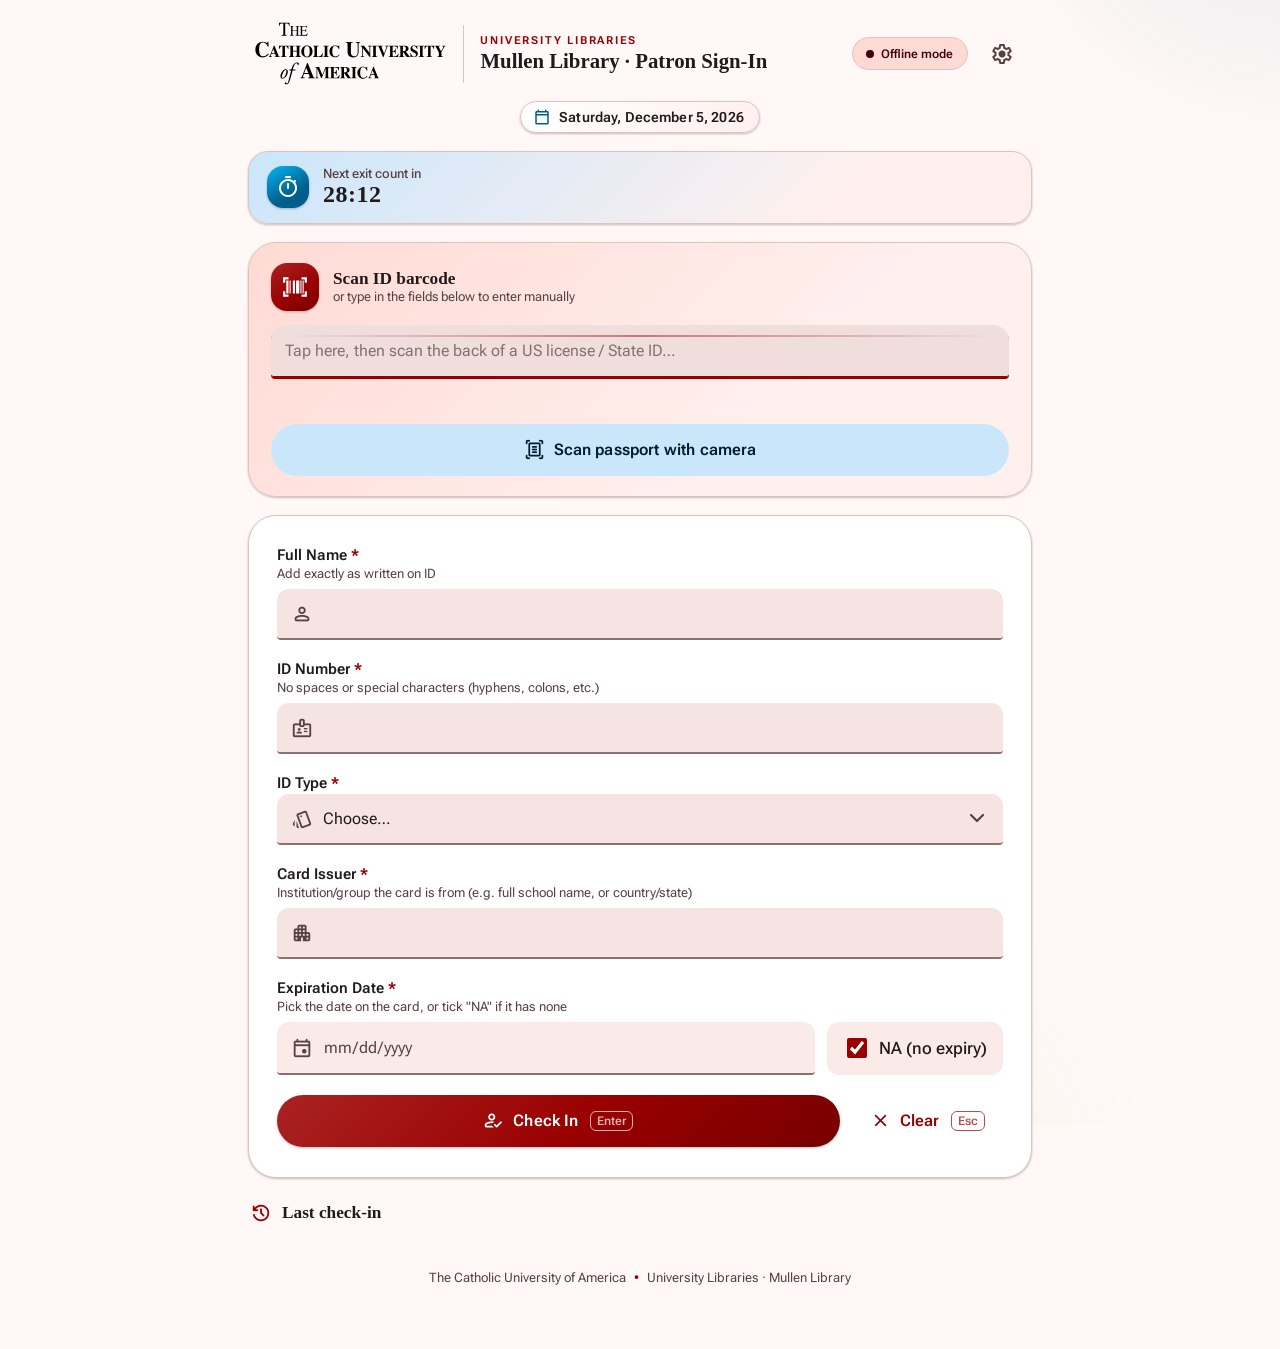
<file: index.html>
<!DOCTYPE html>
<html lang="en">
<head>
  <meta charset="UTF-8" />
  <meta name="viewport" content="width=device-width, initial-scale=1.0, viewport-fit=cover" />
  <meta name="theme-color" content="#990000" />
  <meta name="color-scheme" content="light" />
  <meta name="mobile-web-app-capable" content="yes" />
  <meta name="apple-mobile-web-app-capable" content="yes" />
  <meta name="apple-mobile-web-app-status-bar-style" content="default" />
  <meta name="apple-mobile-web-app-title" content="Patron Sign-In" />
  <title>Mullen Library · Patron Sign-In</title>

  <link rel="manifest" href="manifest.webmanifest" />
  <link rel="apple-touch-icon" href="assets/app-icon.svg" />
  <link rel="icon" type="image/svg+xml" href="assets/app-icon.svg" />

  <link rel="preconnect" href="https://fonts.googleapis.com" />
  <link rel="preconnect" href="https://fonts.gstatic.com" crossorigin />
  <link rel="stylesheet"
        href="https://fonts.googleapis.com/css2?family=Roboto:wght@400;500;700&family=Roboto+Flex:opsz,wght@8..144,400..800&family=Material+Symbols+Rounded:opsz,wght,FILL,GRAD@20..48,100..700,0..1,-50..200&display=swap" />
  <link rel="stylesheet" href="styles.css" />
</head>
<body>
  <div class="page">
    <header class="appbar">
      <div class="appbar__lead">
        <img class="appbar__logo" src="assets/cua-wordmark.svg"
             alt="The Catholic University of America" />
        <span class="appbar__rule" aria-hidden="true"></span>
        <div class="appbar__titles">
          <span class="appbar__eyebrow">University Libraries</span>
          <h1 class="appbar__title">Mullen Library · Patron Sign-In</h1>
        </div>
      </div>
      <div class="appbar__actions">
        <span id="modeBadge" class="badge badge--mock">Offline mode</span>
        <button id="settingsBtn" class="iconbtn m3-ripple" title="Settings" type="button">
          <span class="msym" aria-hidden="true">settings</span>
        </button>
      </div>
    </header>

    <main class="app">
      <section id="todayBar" class="today reveal" style="--d:0" aria-label="Today's date">
        <span class="today__icon msym" aria-hidden="true">calendar_today</span>
        <span id="todayDate" class="today__value">—</span>
      </section>

      <section id="exitPanel" class="exit reveal" style="--d:1" aria-live="polite">
        <div class="exit__timer">
          <span class="exit__icon msym" aria-hidden="true">timer</span>
          <div class="exit__copy">
            <span id="exitLabel" class="exit__label">Next exit count in</span>
            <span id="exitCountdown" class="exit__clock">--:--</span>
          </div>
        </div>
        <form id="exitForm" class="exit__form" hidden autocomplete="off">
          <div class="exit__prompt">
            <span class="msym" aria-hidden="true">directions_walk</span>
            Take your exit count reading
          </div>
          <div class="exit__entry">
            <div class="control">
              <span class="control__icon msym" aria-hidden="true">tag</span>
              <input id="exitCount" name="exitCount" type="text" inputmode="numeric"
                     pattern="\d{6}" maxlength="6" required
                     placeholder="6-digit door counter reading" />
            </div>
            <button type="submit" class="btn btn--filled m3-ripple" id="exitSubmit">
              <span class="msym" aria-hidden="true">save</span> Log count
            </button>
          </div>
          <p id="exitMsg" class="scanmsg" role="status" aria-live="polite"></p>
        </form>
      </section>

      <section class="scanbox reveal" style="--d:2">
        <div class="scanbox__head">
          <span class="scanbox__icon msym" aria-hidden="true">barcode_scanner</span>
          <div class="scanbox__copy">
            <label for="scanInput" class="scanbox__title">Scan ID barcode</label>
            <span class="scanbox__sub">or type in the fields below to enter manually</span>
          </div>
        </div>
        <div class="scanbox__field">
          <textarea id="scanInput" rows="1" autofocus
            placeholder="Tap here, then scan the back of a US license / State ID…"></textarea>
          <span class="scanbox__line" aria-hidden="true"></span>
        </div>
        <p id="scanMsg" class="scanmsg" role="status" aria-live="polite"></p>
        <button type="button" id="scanPassportBtn" class="btn btn--tonal m3-ripple camera-launch">
          <span class="msym" aria-hidden="true">document_scanner</span>
          Scan passport with camera
        </button>
      </section>

      <form id="checkinForm" class="card reveal" style="--d:3" autocomplete="off">
        <div class="field">
          <label for="fullName">Full Name <span class="req">*</span></label>
          <div class="hint">Add exactly as written on ID</div>
          <div class="control">
            <span class="control__icon msym" aria-hidden="true">person</span>
            <input id="fullName" name="fullName" type="text" required autofocus />
          </div>
          <ul id="suggestions" class="suggestions" hidden></ul>
        </div>

        <div class="field">
          <label for="idNumber">ID Number <span class="req">*</span></label>
          <div class="hint">No spaces or special characters (hyphens, colons, etc.)</div>
          <div class="control">
            <span class="control__icon msym" aria-hidden="true">badge</span>
            <input id="idNumber" name="idNumber" type="text" required
                   inputmode="text" autocapitalize="characters" />
          </div>
        </div>

        <div class="field">
          <label for="idType">ID Type <span class="req">*</span></label>
          <div class="control control--select">
            <span class="control__icon msym" aria-hidden="true">style</span>
            <select id="idType" name="idType" required></select>
          </div>
        </div>

        <div class="field" id="subField" hidden>
          <label for="subSelect"><span id="subLabel">Details</span></label>
          <div class="hint">Picking this fills Card Issuer below</div>
          <div class="control control--select">
            <span class="control__icon msym" aria-hidden="true">account_balance</span>
            <select id="subSelect" name="subSelect" disabled></select>
          </div>
        </div>

        <div class="field">
          <label for="cardIssuer">Card Issuer <span class="req">*</span></label>
          <div class="hint">Institution/group the card is from (e.g. full school name, or country/state)</div>
          <div class="control">
            <span class="control__icon msym" aria-hidden="true">apartment</span>
            <input id="cardIssuer" name="cardIssuer" type="text" required />
          </div>
        </div>

        <div class="field">
          <label for="expDate">Expiration Date <span class="req">*</span></label>
          <div class="hint">Pick the date on the card, or tick "NA" if it has none</div>
          <div class="expiry">
            <div class="control control--date">
              <span class="control__icon msym" aria-hidden="true">event</span>
              <input id="expDate" type="date" />
            </div>
            <label class="expiry__na m3-ripple">
              <input id="expNA" type="checkbox" /> NA (no expiry)
            </label>
          </div>
          <input id="expiration" name="expiration" type="hidden" />
        </div>

        <div class="actions">
          <button type="submit" class="btn btn--filled m3-ripple" id="submitBtn">
            <span class="msym" aria-hidden="true">how_to_reg</span>
            Check In <span class="kbd">Enter</span>
          </button>
          <button type="button" class="btn btn--text m3-ripple" id="resetBtn">
            <span class="msym" aria-hidden="true">close</span>
            Clear <span class="kbd">Esc</span>
          </button>
        </div>
      </form>

      <section class="recent reveal" style="--d:4">
        <div class="recent__head">
          <span class="recent__icon msym" aria-hidden="true">history</span>
          <h2>Last check-in <span id="recentCount" class="muted"></span></h2>
        </div>
        <ul id="recentList" class="recentlist"></ul>
      </section>
    </main>

    <footer class="pagefoot">
      <span>The Catholic University of America</span>
      <span class="dot">•</span>
      <span>University Libraries · Mullen Library</span>
    </footer>
  </div>

  <dialog id="banDialog" class="dialog ban-dialog" role="alertdialog"
          aria-labelledby="banDialogTitle" aria-describedby="banDialogText">
    <div class="ban-dialog__inner">
      <span class="ban-dialog__icon msym" aria-hidden="true">block</span>
      <h2 id="banDialogTitle" class="ban-dialog__title">⚠ Restricted Library Access</h2>
      <p id="banDialogText" class="ban-dialog__text">
        This patron's library access is currently restricted. Please do not complete
        check-in — kindly contact a supervisor for assistance.
      </p>
      <p id="banDialogName" class="ban-dialog__name"></p>
      <button type="button" id="banDialogClose" class="btn btn--filled m3-ripple">
        <span class="msym" aria-hidden="true">check</span> Acknowledge
      </button>
    </div>
  </dialog>

  <dialog id="settingsDialog" class="dialog">
    <form method="dialog" class="dialog__form">
      <div class="dialog__head">
        <span class="dialog__icon msym" aria-hidden="true">tune</span>
        <h2>Settings</h2>
      </div>
      <label for="endpointUrl">Google Apps Script Web App URL</label>
      <div class="control">
        <span class="control__icon msym" aria-hidden="true">link</span>
        <input id="endpointUrl" type="url" placeholder="https://script.google.com/macros/s/.../exec" />
      </div>
      <p class="muted small">Leave blank to stay in offline mode (rows are kept in this browser only).</p>
      <div class="dialog__actions">
        <button value="cancel" class="btn btn--text m3-ripple">Cancel</button>
        <button value="save" class="btn btn--filled m3-ripple" id="saveSettings">
          <span class="msym" aria-hidden="true">save</span> Save
        </button>
      </div>
    </form>
  </dialog>

  <dialog id="cameraDialog" class="dialog camera">
    <div class="camera__head">
      <div class="dialog__head">
        <span class="dialog__icon msym" aria-hidden="true">photo_camera</span>
        <h2>Scan passport</h2>
      </div>
      <button id="camClose" class="iconbtn m3-ripple" title="Close" type="button">
        <span class="msym" aria-hidden="true">close</span>
      </button>
    </div>
    <div class="camera__wrap">
      <video id="camVideo" playsinline muted></video>
      <div class="camera__guide"><span>Line up the two rows of code inside this box</span></div>
    </div>
    <p id="camStatus" class="camera__status" role="status" aria-live="polite">Starting camera…</p>
    <div class="camera__actions">
      <button id="camCapture" class="btn btn--filled m3-ripple" type="button">
        <span class="msym" aria-hidden="true">center_focus_strong</span> Capture now
      </button>
    </div>
    <canvas id="camCanvas" hidden></canvas>
  </dialog>

  <div id="toastHost" class="toast-host" role="status" aria-live="polite" aria-atomic="false"></div>

  <script src="config.js"></script>
  <script src="passport.js"></script>
  <script src="aamva.js"></script>
  <script src="app.js"></script>
</body>
</html>
</file>
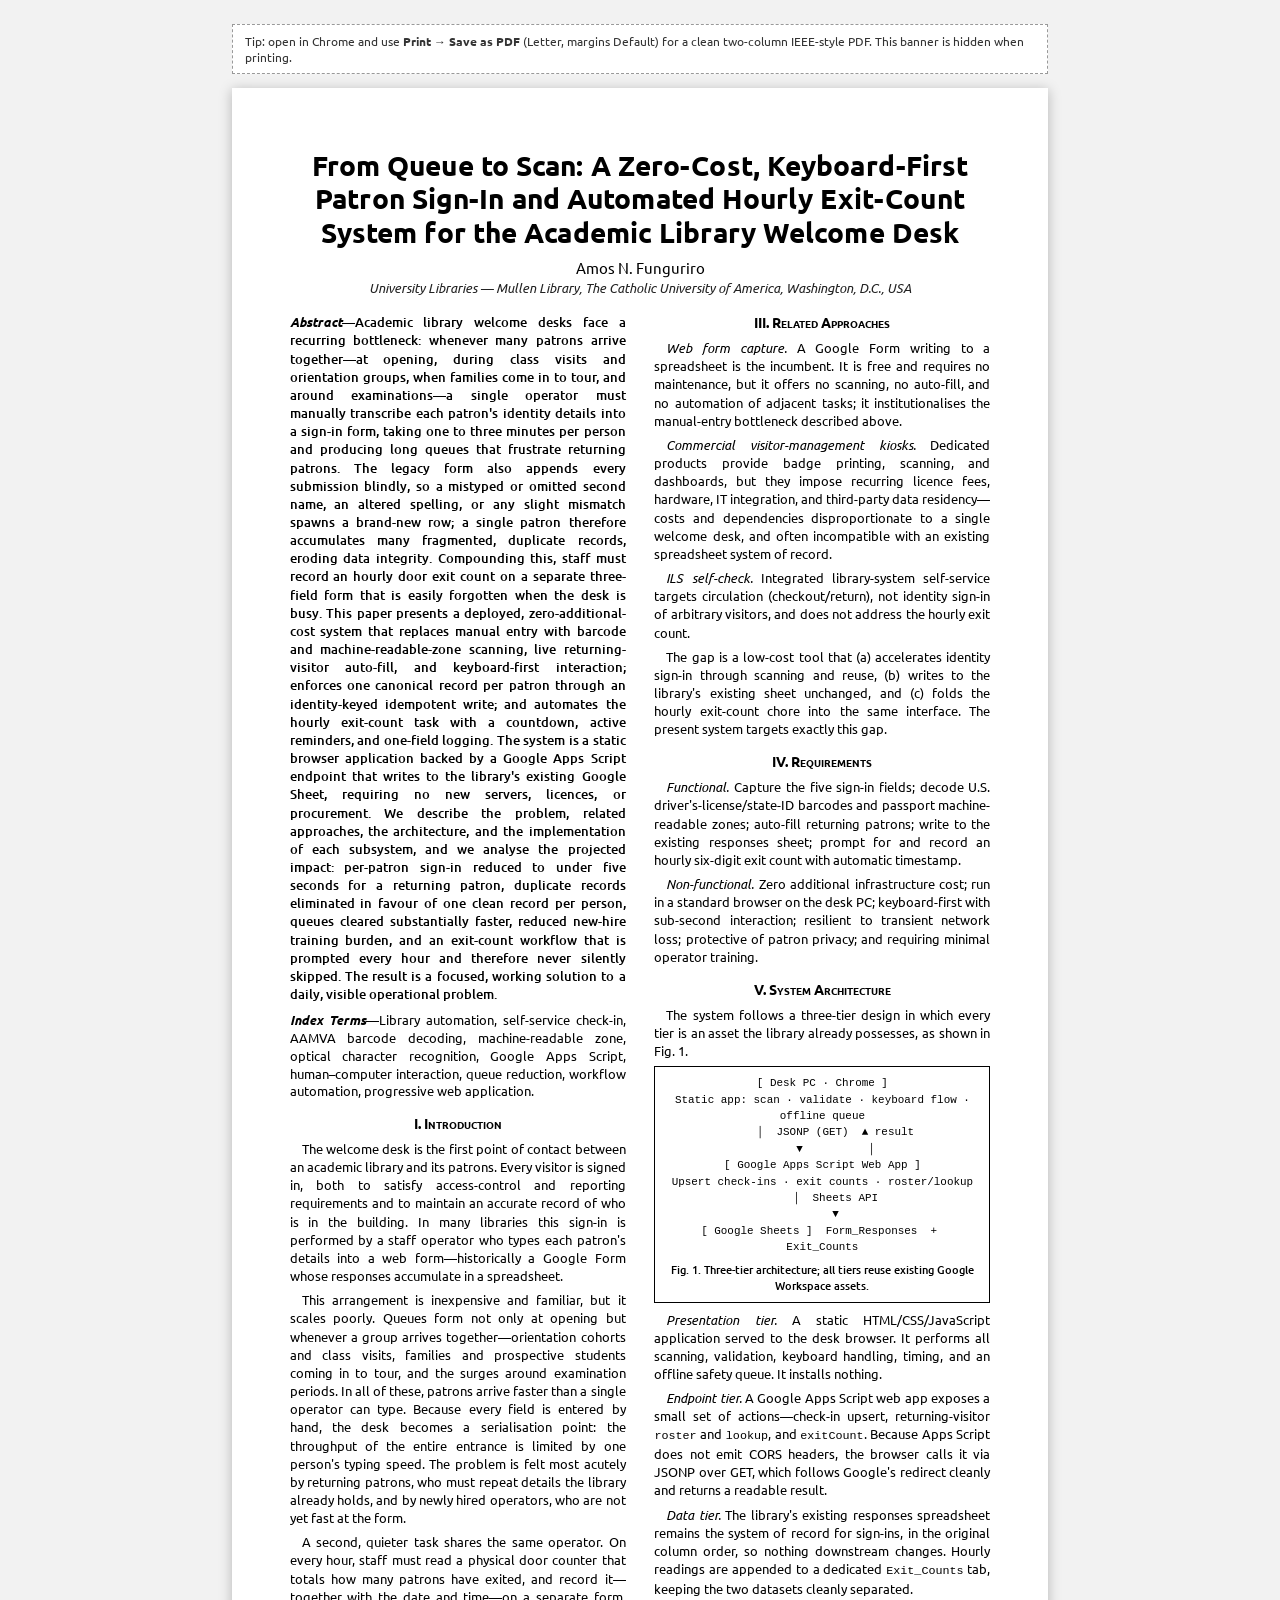
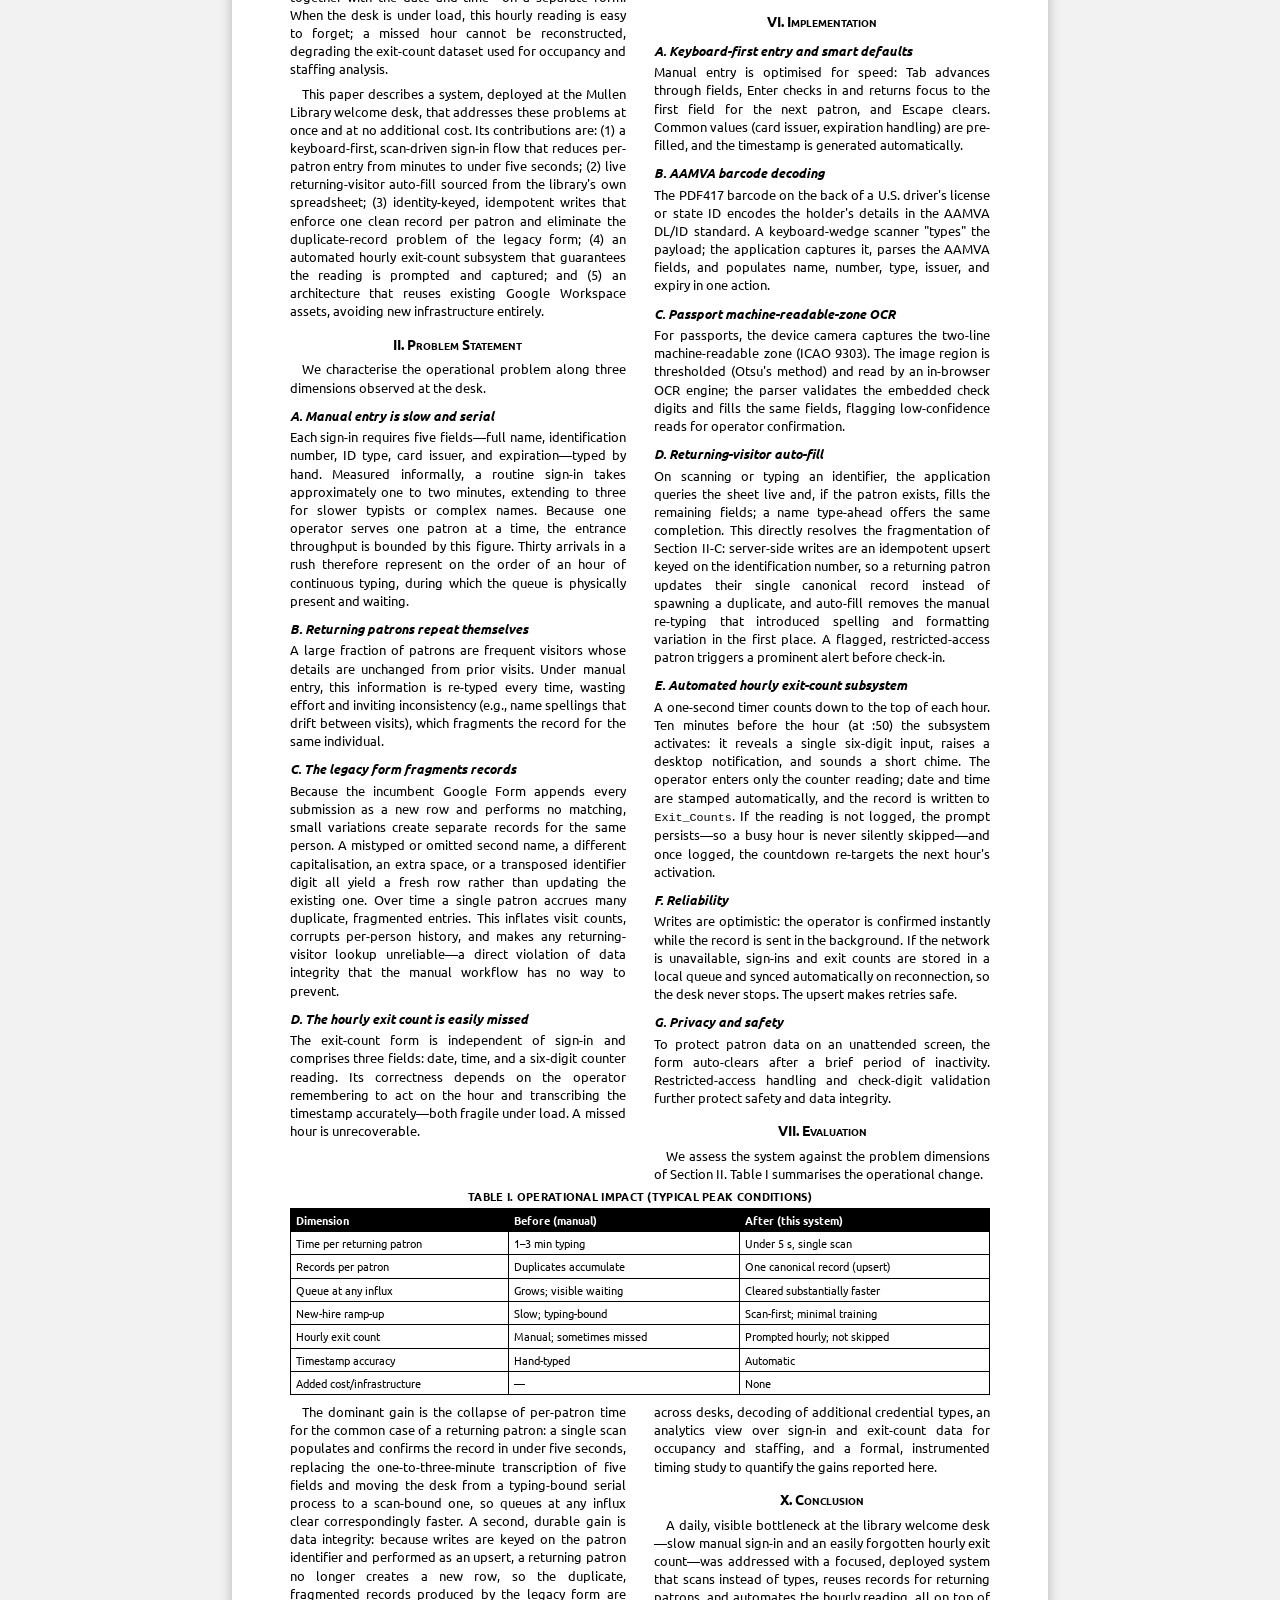
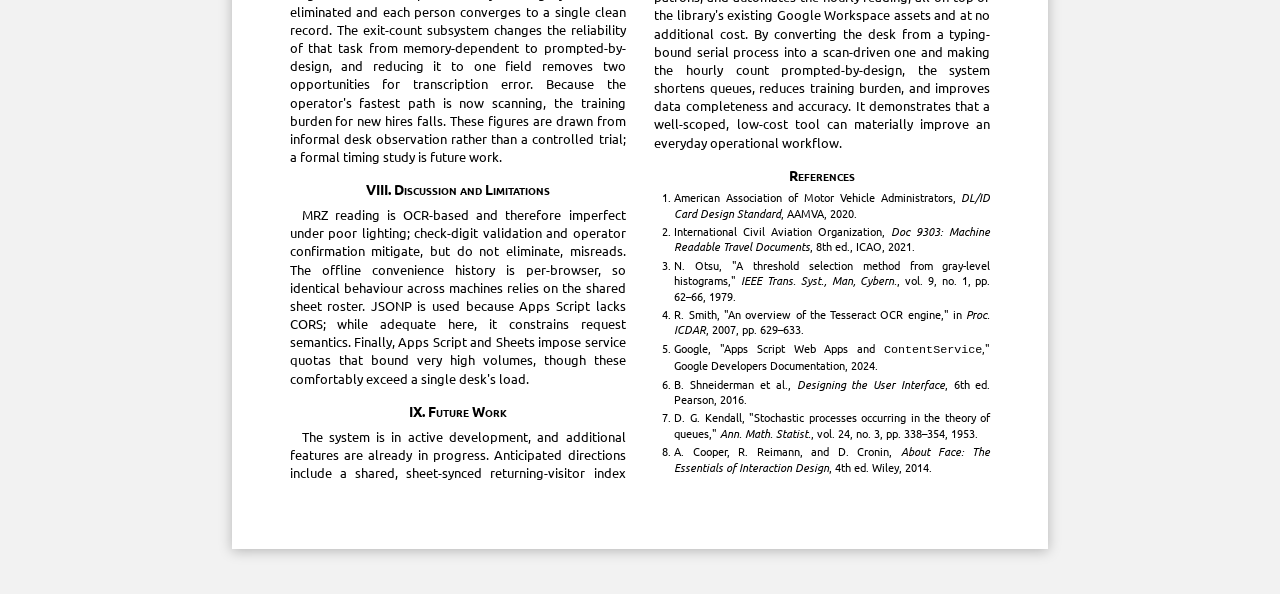
<file: docs/Mullen-CheckIn-IEEE.html>
<!DOCTYPE html>
<html lang="en">
<head>
<meta charset="UTF-8" />
<meta name="viewport" content="width=device-width, initial-scale=1.0" />
<title>From Queue to Scan — IEEE Paper</title>
<link rel="preconnect" href="https://fonts.googleapis.com" />
<link rel="preconnect" href="https://fonts.gstatic.com" crossorigin />
<link href="https://fonts.googleapis.com/css2?family=Ubuntu:ital,wght@0,400;0,500;0,700;1,400&family=Ubuntu+Mono&display=swap" rel="stylesheet" />
<style>
  :root { --ink:#000; --mut:#222; }
  * { box-sizing: border-box; }
  html, body { background: #f2f2f2; color: var(--ink); }
  body { font-family: "Ubuntu", Arial, sans-serif; margin: 0; padding: 24px; }
  .sheet {
    background: #fff; width: 8.5in; min-height: 11in; margin: 0 auto 24px;
    padding: 0.62in 0.6in 0.7in; box-shadow: 0 2px 12px rgba(0,0,0,.25);
  }
  h1.title { font-size: 21pt; font-weight: 700; text-align: center; margin: 0 0 10px;
    line-height: 1.2; letter-spacing: .1px; }
  .authors { text-align: center; font-size: 11pt; margin: 6px 0 2px; }
  .affil { text-align: center; font-size: 9.5pt; font-style: italic; color: var(--mut);
    margin-bottom: 16px; }
  .cols { column-count: 2; column-gap: 0.3in; text-align: justify; font-size: 9.6pt;
    line-height: 1.42; }
  .abstract { font-weight: 500; }
  .abstract b, .keywords b { font-style: italic; font-weight: 700; }
  .keywords { margin-top: 8px; font-size: 9.4pt; }
  h2.sec { font-variant: small-caps; font-size: 10.5pt; font-weight: 700; text-align: center;
    margin: 14px 0 6px; break-after: avoid; }
  h3.sub { font-size: 9.8pt; font-weight: 700; font-style: italic; margin: 10px 0 3px;
    break-after: avoid; }
  p { margin: 0 0 6px; }
  p.ind { text-indent: 12px; }
  ul { margin: 0 0 6px 0; padding-left: 16px; }
  li { margin-bottom: 3px; }
  .refs { font-size: 8.6pt; line-height: 1.34; }
  .refs ol { margin: 0; padding-left: 20px; }
  .refs li { margin-bottom: 3px; }
  table.tbl { width: 100%; border-collapse: collapse; font-size: 8.6pt; margin: 4px 0 8px; }
  table.tbl caption { caption-side: top; font-weight: 700; font-size: 8.6pt; text-align: center;
    margin-bottom: 4px; text-transform: uppercase; letter-spacing:.3px;}
  table.tbl th, table.tbl td { border: 1px solid #000; padding: 3px 5px; vertical-align: top; }
  table.tbl thead th { background: #000; color: #fff; }
  .fig { border: 1px solid #000; padding: 8px; font-size: 8.4pt; margin: 4px 0 8px; }
  .fig .flow { text-align: center; font-family: "Ubuntu Mono", monospace; font-size: 8.2pt;
    line-height: 1.5; }
  .fig figcaption { margin-top: 6px; text-align: center; font-weight: 500; }
  .full { column-span: all; }
  code { font-family: "Ubuntu Mono", monospace; font-size: 8.8pt; }
  .banner { max-width: 8.5in; margin: 0 auto 14px; font-size: 9pt; color:#333;
    background:#fff; border:1px dashed #999; padding:8px 12px; }
  @media print {
    body { background:#fff; padding:0; }
    .sheet { box-shadow:none; margin:0; width:auto; min-height:0; padding:0.55in 0.5in; }
    .banner { display:none; }
    @page { size: letter; margin: 0.5in; }
  }
</style>
</head>
<body>
<div class="banner">Tip: open in Chrome and use <b>Print → Save as PDF</b> (Letter, margins Default) for a clean two-column IEEE-style PDF. This banner is hidden when printing.</div>
<div class="sheet">

  <h1 class="title">From Queue to Scan: A Zero-Cost, Keyboard-First Patron Sign-In and Automated Hourly Exit-Count System for the Academic Library Welcome Desk</h1>
  <div class="authors">Amos N. Funguriro</div>
  <div class="affil">University Libraries — Mullen Library, The Catholic University of America, Washington, D.C., USA</div>

  <div class="cols">
    <p class="abstract"><b>Abstract</b>—Academic library welcome desks face a recurring bottleneck: whenever many patrons arrive together—at opening, during class visits and orientation groups, when families come in to tour, and around examinations—a single operator must manually transcribe each patron's identity details into a sign-in form, taking one to three minutes per person and producing long queues that frustrate returning patrons. The legacy form also appends every submission blindly, so a mistyped or omitted second name, an altered spelling, or any slight mismatch spawns a brand-new row; a single patron therefore accumulates many fragmented, duplicate records, eroding data integrity. Compounding this, staff must record an hourly door exit count on a separate three-field form that is easily forgotten when the desk is busy. This paper presents a deployed, zero-additional-cost system that replaces manual entry with barcode and machine-readable-zone scanning, live returning-visitor auto-fill, and keyboard-first interaction; enforces one canonical record per patron through an identity-keyed idempotent write; and automates the hourly exit-count task with a countdown, active reminders, and one-field logging. The system is a static browser application backed by a Google Apps Script endpoint that writes to the library's existing Google Sheet, requiring no new servers, licences, or procurement. We describe the problem, related approaches, the architecture, and the implementation of each subsystem, and we analyse the projected impact: per-patron sign-in reduced to under five seconds for a returning patron, duplicate records eliminated in favour of one clean record per person, queues cleared substantially faster, reduced new-hire training burden, and an exit-count workflow that is prompted every hour and therefore never silently skipped. The result is a focused, working solution to a daily, visible operational problem.</p>

    <p class="keywords"><b>Index Terms</b>—Library automation, self-service check-in, AAMVA barcode decoding, machine-readable zone, optical character recognition, Google Apps Script, human–computer interaction, queue reduction, workflow automation, progressive web application.</p>

    <h2 class="sec">I. Introduction</h2>
    <p class="ind">The welcome desk is the first point of contact between an academic library and its patrons. Every visitor is signed in, both to satisfy access-control and reporting requirements and to maintain an accurate record of who is in the building. In many libraries this sign-in is performed by a staff operator who types each patron's details into a web form—historically a Google Form whose responses accumulate in a spreadsheet.</p>
    <p class="ind">This arrangement is inexpensive and familiar, but it scales poorly. Queues form not only at opening but whenever a group arrives together—orientation cohorts and class visits, families and prospective students coming in to tour, and the surges around examination periods. In all of these, patrons arrive faster than a single operator can type. Because every field is entered by hand, the desk becomes a serialisation point: the throughput of the entire entrance is limited by one person's typing speed. The problem is felt most acutely by returning patrons, who must repeat details the library already holds, and by newly hired operators, who are not yet fast at the form.</p>
    <p class="ind">A second, quieter task shares the same operator. On every hour, staff must read a physical door counter that totals how many patrons have exited, and record it—together with the date and time—on a separate form. When the desk is under load, this hourly reading is easy to forget; a missed hour cannot be reconstructed, degrading the exit-count dataset used for occupancy and staffing analysis.</p>
    <p class="ind">This paper describes a system, deployed at the Mullen Library welcome desk, that addresses these problems at once and at no additional cost. Its contributions are: (1) a keyboard-first, scan-driven sign-in flow that reduces per-patron entry from minutes to under five seconds; (2) live returning-visitor auto-fill sourced from the library's own spreadsheet; (3) identity-keyed, idempotent writes that enforce one clean record per patron and eliminate the duplicate-record problem of the legacy form; (4) an automated hourly exit-count subsystem that guarantees the reading is prompted and captured; and (5) an architecture that reuses existing Google Workspace assets, avoiding new infrastructure entirely.</p>

    <h2 class="sec">II. Problem Statement</h2>
    <p class="ind">We characterise the operational problem along three dimensions observed at the desk.</p>
    <h3 class="sub">A. Manual entry is slow and serial</h3>
    <p>Each sign-in requires five fields—full name, identification number, ID type, card issuer, and expiration—typed by hand. Measured informally, a routine sign-in takes approximately one to two minutes, extending to three for slower typists or complex names. Because one operator serves one patron at a time, the entrance throughput is bounded by this figure. Thirty arrivals in a rush therefore represent on the order of an hour of continuous typing, during which the queue is physically present and waiting.</p>
    <h3 class="sub">B. Returning patrons repeat themselves</h3>
    <p>A large fraction of patrons are frequent visitors whose details are unchanged from prior visits. Under manual entry, this information is re-typed every time, wasting effort and inviting inconsistency (e.g., name spellings that drift between visits), which fragments the record for the same individual.</p>
    <h3 class="sub">C. The legacy form fragments records</h3>
    <p>Because the incumbent Google Form appends every submission as a new row and performs no matching, small variations create separate records for the same person. A mistyped or omitted second name, a different capitalisation, an extra space, or a transposed identifier digit all yield a fresh row rather than updating the existing one. Over time a single patron accrues many duplicate, fragmented entries. This inflates visit counts, corrupts per-person history, and makes any returning-visitor lookup unreliable—a direct violation of data integrity that the manual workflow has no way to prevent.</p>
    <h3 class="sub">D. The hourly exit count is easily missed</h3>
    <p>The exit-count form is independent of sign-in and comprises three fields: date, time, and a six-digit counter reading. Its correctness depends on the operator remembering to act on the hour and transcribing the timestamp accurately—both fragile under load. A missed hour is unrecoverable.</p>

    <h2 class="sec">III. Related Approaches</h2>
    <p class="ind"><i>Web form capture.</i> A Google Form writing to a spreadsheet is the incumbent. It is free and requires no maintenance, but it offers no scanning, no auto-fill, and no automation of adjacent tasks; it institutionalises the manual-entry bottleneck described above.</p>
    <p class="ind"><i>Commercial visitor-management kiosks.</i> Dedicated products provide badge printing, scanning, and dashboards, but they impose recurring licence fees, hardware, IT integration, and third-party data residency—costs and dependencies disproportionate to a single welcome desk, and often incompatible with an existing spreadsheet system of record.</p>
    <p class="ind"><i>ILS self-check.</i> Integrated library-system self-service targets circulation (checkout/return), not identity sign-in of arbitrary visitors, and does not address the hourly exit count.</p>
    <p class="ind">The gap is a low-cost tool that (a) accelerates identity sign-in through scanning and reuse, (b) writes to the library's existing sheet unchanged, and (c) folds the hourly exit-count chore into the same interface. The present system targets exactly this gap.</p>

    <h2 class="sec">IV. Requirements</h2>
    <p class="ind"><i>Functional.</i> Capture the five sign-in fields; decode U.S. driver's-license/state-ID barcodes and passport machine-readable zones; auto-fill returning patrons; write to the existing responses sheet; prompt for and record an hourly six-digit exit count with automatic timestamp.</p>
    <p class="ind"><i>Non-functional.</i> Zero additional infrastructure cost; run in a standard browser on the desk PC; keyboard-first with sub-second interaction; resilient to transient network loss; protective of patron privacy; and requiring minimal operator training.</p>

    <h2 class="sec">V. System Architecture</h2>
    <p class="ind">The system follows a three-tier design in which every tier is an asset the library already possesses, as shown in Fig. 1.</p>

    <figure class="fig">
      <div class="flow">
        [ Desk PC · Chrome ]<br/>
        Static app: scan · validate · keyboard flow · offline queue<br/>
        &nbsp;&nbsp;&nbsp;&nbsp;│ &nbsp;JSONP (GET) &nbsp;▲ result<br/>
        &nbsp;&nbsp;&nbsp;&nbsp;▼ &nbsp;&nbsp;&nbsp;&nbsp;&nbsp;&nbsp;&nbsp;&nbsp;&nbsp;│<br/>
        [ Google Apps Script Web App ]<br/>
        Upsert check-ins · exit counts · roster/lookup<br/>
        &nbsp;&nbsp;&nbsp;&nbsp;│ &nbsp;Sheets API<br/>
        &nbsp;&nbsp;&nbsp;&nbsp;▼<br/>
        [ Google Sheets ]&nbsp; Form_Responses &nbsp;+&nbsp; Exit_Counts
      </div>
      <figcaption>Fig. 1. Three-tier architecture; all tiers reuse existing Google Workspace assets.</figcaption>
    </figure>

    <p class="ind"><i>Presentation tier.</i> A static HTML/CSS/JavaScript application served to the desk browser. It performs all scanning, validation, keyboard handling, timing, and an offline safety queue. It installs nothing.</p>
    <p class="ind"><i>Endpoint tier.</i> A Google Apps Script web app exposes a small set of actions—check-in upsert, returning-visitor <code>roster</code> and <code>lookup</code>, and <code>exitCount</code>. Because Apps Script does not emit CORS headers, the browser calls it via JSONP over GET, which follows Google's redirect cleanly and returns a readable result.</p>
    <p class="ind"><i>Data tier.</i> The library's existing responses spreadsheet remains the system of record for sign-ins, in the original column order, so nothing downstream changes. Hourly readings are appended to a dedicated <code>Exit_Counts</code> tab, keeping the two datasets cleanly separated.</p>

    <h2 class="sec">VI. Implementation</h2>
    <h3 class="sub">A. Keyboard-first entry and smart defaults</h3>
    <p>Manual entry is optimised for speed: Tab advances through fields, Enter checks in and returns focus to the first field for the next patron, and Escape clears. Common values (card issuer, expiration handling) are pre-filled, and the timestamp is generated automatically.</p>
    <h3 class="sub">B. AAMVA barcode decoding</h3>
    <p>The PDF417 barcode on the back of a U.S. driver's license or state ID encodes the holder's details in the AAMVA DL/ID standard. A keyboard-wedge scanner "types" the payload; the application captures it, parses the AAMVA fields, and populates name, number, type, issuer, and expiry in one action.</p>
    <h3 class="sub">C. Passport machine-readable-zone OCR</h3>
    <p>For passports, the device camera captures the two-line machine-readable zone (ICAO 9303). The image region is thresholded (Otsu's method) and read by an in-browser OCR engine; the parser validates the embedded check digits and fills the same fields, flagging low-confidence reads for operator confirmation.</p>
    <h3 class="sub">D. Returning-visitor auto-fill</h3>
    <p>On scanning or typing an identifier, the application queries the sheet live and, if the patron exists, fills the remaining fields; a name type-ahead offers the same completion. This directly resolves the fragmentation of Section&nbsp;II-C: server-side writes are an idempotent upsert keyed on the identification number, so a returning patron updates their single canonical record instead of spawning a duplicate, and auto-fill removes the manual re-typing that introduced spelling and formatting variation in the first place. A flagged, restricted-access patron triggers a prominent alert before check-in.</p>
    <h3 class="sub">E. Automated hourly exit-count subsystem</h3>
    <p>A one-second timer counts down to the top of each hour. Ten minutes before the hour (at :50) the subsystem activates: it reveals a single six-digit input, raises a desktop notification, and sounds a short chime. The operator enters only the counter reading; date and time are stamped automatically, and the record is written to <code>Exit_Counts</code>. If the reading is not logged, the prompt persists—so a busy hour is never silently skipped—and once logged, the countdown re-targets the next hour's activation.</p>
    <h3 class="sub">F. Reliability</h3>
    <p>Writes are optimistic: the operator is confirmed instantly while the record is sent in the background. If the network is unavailable, sign-ins and exit counts are stored in a local queue and synced automatically on reconnection, so the desk never stops. The upsert makes retries safe.</p>
    <h3 class="sub">G. Privacy and safety</h3>
    <p>To protect patron data on an unattended screen, the form auto-clears after a brief period of inactivity. Restricted-access handling and check-digit validation further protect safety and data integrity.</p>

    <h2 class="sec">VII. Evaluation</h2>
    <p class="ind">We assess the system against the problem dimensions of Section II. Table I summarises the operational change.</p>

    <table class="tbl full">
      <caption>Table I. Operational impact (typical peak conditions)</caption>
      <thead><tr><th>Dimension</th><th>Before (manual)</th><th>After (this system)</th></tr></thead>
      <tbody>
        <tr><td>Time per returning patron</td><td>1–3 min typing</td><td>Under 5 s, single scan</td></tr>
        <tr><td>Records per patron</td><td>Duplicates accumulate</td><td>One canonical record (upsert)</td></tr>
        <tr><td>Queue at any influx</td><td>Grows; visible waiting</td><td>Cleared substantially faster</td></tr>
        <tr><td>New-hire ramp-up</td><td>Slow; typing-bound</td><td>Scan-first; minimal training</td></tr>
        <tr><td>Hourly exit count</td><td>Manual; sometimes missed</td><td>Prompted hourly; not skipped</td></tr>
        <tr><td>Timestamp accuracy</td><td>Hand-typed</td><td>Automatic</td></tr>
        <tr><td>Added cost/infrastructure</td><td>—</td><td>None</td></tr>
      </tbody>
    </table>

    <p class="ind">The dominant gain is the collapse of per-patron time for the common case of a returning patron: a single scan populates and confirms the record in under five seconds, replacing the one-to-three-minute transcription of five fields and moving the desk from a typing-bound serial process to a scan-bound one, so queues at any influx clear correspondingly faster. A second, durable gain is data integrity: because writes are keyed on the patron identifier and performed as an upsert, a returning patron no longer creates a new row, so the duplicate, fragmented records produced by the legacy form are eliminated and each person converges to a single clean record. The exit-count subsystem changes the reliability of that task from memory-dependent to prompted-by-design, and reducing it to one field removes two opportunities for transcription error. Because the operator's fastest path is now scanning, the training burden for new hires falls. These figures are drawn from informal desk observation rather than a controlled trial; a formal timing study is future work.</p>

    <h2 class="sec">VIII. Discussion and Limitations</h2>
    <p class="ind">MRZ reading is OCR-based and therefore imperfect under poor lighting; check-digit validation and operator confirmation mitigate, but do not eliminate, misreads. The offline convenience history is per-browser, so identical behaviour across machines relies on the shared sheet roster. JSONP is used because Apps Script lacks CORS; while adequate here, it constrains request semantics. Finally, Apps Script and Sheets impose service quotas that bound very high volumes, though these comfortably exceed a single desk's load.</p>

    <h2 class="sec">IX. Future Work</h2>
    <p class="ind">The system is in active development, and additional features are already in progress. Anticipated directions include a shared, sheet-synced returning-visitor index across desks, decoding of additional credential types, an analytics view over sign-in and exit-count data for occupancy and staffing, and a formal, instrumented timing study to quantify the gains reported here.</p>

    <h2 class="sec">X. Conclusion</h2>
    <p class="ind">A daily, visible bottleneck at the library welcome desk—slow manual sign-in and an easily forgotten hourly exit count—was addressed with a focused, deployed system that scans instead of types, reuses records for returning patrons, and automates the hourly reading, all on top of the library's existing Google Workspace assets and at no additional cost. By converting the desk from a typing-bound serial process into a scan-driven one and making the hourly count prompted-by-design, the system shortens queues, reduces training burden, and improves data completeness and accuracy. It demonstrates that a well-scoped, low-cost tool can materially improve an everyday operational workflow.</p>

    <div class="refs">
      <h2 class="sec">References</h2>
      <ol>
        <li>American Association of Motor Vehicle Administrators, <i>DL/ID Card Design Standard</i>, AAMVA, 2020.</li>
        <li>International Civil Aviation Organization, <i>Doc 9303: Machine Readable Travel Documents</i>, 8th ed., ICAO, 2021.</li>
        <li>N. Otsu, "A threshold selection method from gray-level histograms," <i>IEEE Trans. Syst., Man, Cybern.</i>, vol. 9, no. 1, pp. 62–66, 1979.</li>
        <li>R. Smith, "An overview of the Tesseract OCR engine," in <i>Proc. ICDAR</i>, 2007, pp. 629–633.</li>
        <li>Google, "Apps Script Web Apps and <code>ContentService</code>," Google Developers Documentation, 2024.</li>
        <li>B. Shneiderman et al., <i>Designing the User Interface</i>, 6th ed. Pearson, 2016.</li>
        <li>D. G. Kendall, "Stochastic processes occurring in the theory of queues," <i>Ann. Math. Statist.</i>, vol. 24, no. 3, pp. 338–354, 1953.</li>
        <li>A. Cooper, R. Reimann, and D. Cronin, <i>About Face: The Essentials of Interaction Design</i>, 4th ed. Wiley, 2014.</li>
      </ol>
    </div>
  </div>
</div>
</body>
</html>
</file>
<file: styles.css>
/* ============================================================
   Mullen Library · Patron Sign-In
   Material 3 (Material You) UI, seeded with the official
   Catholic University of America palette.
   Cardinal Red #990000 = primary · Blue #005e8c · Gold #c4a35a
   ============================================================ */
:root {
  /* ---- CUA brand anchors ---- */
  --cardinal: #990000;
  --cardinal-dark: #770000;
  --cardinal-light: #aa2222;
  --blue: #005e8c;
  --blue-light: #00b6f1;
  --gold: #c4a35a;

  /* ---- Material 3 color roles (light) seeded from cardinal ---- */
  --primary: #990000;
  --on-primary: #ffffff;
  --primary-container: #ffdad4;
  --on-primary-container: #410001;
  --secondary: #005e8c;
  --on-secondary: #ffffff;
  --secondary-container: #cae6fb;
  --on-secondary-container: #001e2f;
  --tertiary: #6e5a2a;
  --on-tertiary: #ffffff;
  --tertiary-container: #f6e3b6;
  --on-tertiary-container: #251a00;

  --surface: #fff8f7;
  --surface-container-lowest: #ffffff;
  --surface-container-low: #fff0ee;
  --surface-container: #faeae8;
  --surface-container-high: #f5e4e2;
  --surface-container-highest: #efdeDC;
  --surface-dim: #e7d6d4;

  --on-surface: #211a1a;
  --on-surface-variant: #574241;
  --outline: #8a716f;
  --outline-variant: #ddc2bf;

  --inverse-surface: #372f2e;
  --on-inverse-surface: #fdede9;
  --inverse-primary: #ffb3aa;

  --error: #ba1a1a;
  --on-error: #ffffff;
  --error-container: #ffdad6;
  --ok: #1a7f37;
  --ok-bright: #6fdb8d;
  --scrim: rgba(28, 12, 12, 0.45);

  /* ---- shape ---- */
  --r-xs: 8px;
  --r-sm: 12px;
  --r-md: 16px;
  --r-lg: 20px;
  --r-xl: 28px;
  --r-full: 999px;

  /* ---- elevation (warm-tinted) ---- */
  --elev-1: 0 1px 2px rgba(60, 14, 14, 0.18), 0 1px 3px rgba(60, 14, 14, 0.10);
  --elev-2: 0 1px 2px rgba(60, 14, 14, 0.16), 0 3px 8px rgba(60, 14, 14, 0.12);
  --elev-3: 0 4px 8px rgba(60, 14, 14, 0.14), 0 12px 28px rgba(60, 14, 14, 0.16);

  /* ---- motion ---- */
  --ease-emphasized: cubic-bezier(0.2, 0, 0, 1);
  --ease-spring: cubic-bezier(0.2, 0.9, 0.3, 1.2);

  --sans: "Roboto Flex", "Roboto", "Segoe UI", system-ui, -apple-system, sans-serif;
  --serif: Georgia, "Times New Roman", serif;   /* CUA brand identity */
}

* { box-sizing: border-box; }

html { -webkit-text-size-adjust: 100%; }

body {
  margin: 0;
  font-family: var(--sans);
  font-size: 16px;
  color: var(--on-surface);
  background: var(--surface);
  -webkit-font-smoothing: antialiased;
  overflow-x: hidden;
}

/* Living "aurora" backdrop — soft cardinal + blue light, slowly drifting. */
body::before {
  content: "";
  position: fixed;
  inset: -25vh -10vw;
  z-index: -1;
  background:
    radial-gradient(42vw 42vw at 18% -8%, rgba(153, 0, 0, 0.14), transparent 60%),
    radial-gradient(40vw 40vw at 92% 4%, rgba(0, 94, 140, 0.10), transparent 62%),
    radial-gradient(50vw 50vw at 60% 108%, rgba(196, 163, 90, 0.10), transparent 60%);
  filter: saturate(1.05);
  animation: aurora 22s ease-in-out infinite alternate;
  pointer-events: none;
}

.page { max-width: 820px; margin: 0 auto; padding: 0 18px 64px; }

/* ---- Material Symbols (Android icon set) ---- */
.msym {
  font-family: "Material Symbols Rounded";
  font-weight: normal;
  font-style: normal;
  line-height: 1;
  letter-spacing: normal;
  text-transform: none;
  display: inline-block;
  white-space: nowrap;
  direction: ltr;
  font-feature-settings: "liga";
  -webkit-font-feature-settings: "liga";
  -webkit-font-smoothing: antialiased;
  font-variation-settings: "FILL" 0, "wght" 400, "GRAD" 0, "opsz" 24;
  user-select: none;
}
.msym--fill { font-variation-settings: "FILL" 1, "wght" 500, "GRAD" 0, "opsz" 24; }

/* ============================================================
   Top app bar
   ============================================================ */
.appbar {
  display: flex;
  align-items: center;
  justify-content: space-between;
  gap: 16px;
  padding: 22px 6px 16px;
  animation: drop-in 0.6s var(--ease-emphasized) both;
}
.appbar__lead { display: flex; align-items: center; gap: 16px; min-width: 0; }
.appbar__logo {
  height: 63px;
  width: auto;
  flex: none;
  transition: transform 0.4s var(--ease-emphasized);
}
.appbar__logo:active { transform: scale(0.96); }
.appbar__rule { width: 1px; height: 58px; background: var(--outline-variant); flex: none; }
.appbar__titles { display: flex; flex-direction: column; min-width: 0; }
.appbar__eyebrow {
  font-size: 0.7rem;
  letter-spacing: 0.16em;
  text-transform: uppercase;
  color: var(--primary);
  font-weight: 700;
}
.appbar__title {
  font-family: var(--serif);
  font-weight: 600;
  font-size: 1.24rem;
  margin: 2px 0 0;
  line-height: 1.15;
  color: var(--on-surface);
  white-space: nowrap;
  overflow: hidden;
  text-overflow: ellipsis;
}
.appbar__actions { display: flex; align-items: center; gap: 10px; flex: none; }

/* Status chip (assist-chip style) — JS sets text + .badge--mock/.badge--live */
.badge {
  position: relative;
  font-size: 0.78rem;
  padding: 8px 14px 8px 28px;
  border-radius: var(--r-full);
  font-weight: 600;
  white-space: nowrap;
  border: 1px solid transparent;
}
.badge::before {
  content: "";
  position: absolute;
  left: 13px; top: 50%;
  width: 8px; height: 8px;
  margin-top: -4px;
  border-radius: 50%;
  background: currentColor;
}
.badge--mock { background: var(--primary-container); color: var(--on-primary-container); border-color: var(--outline-variant); }
.badge--live { background: var(--secondary-container); color: var(--on-secondary-container); }
.badge--live::before { background: var(--ok); animation: pulse-dot 1.8s ease-in-out infinite; }

/* M3 standard icon button (48dp target, circular state layer) */
.iconbtn {
  position: relative;
  border: none;
  background: transparent;
  color: var(--on-surface-variant);
  border-radius: 50%;
  width: 48px; height: 48px;
  display: grid;
  place-items: center;
  cursor: pointer;
  overflow: hidden;
  transition: background 0.18s var(--ease-emphasized), color 0.18s;
}
.iconbtn .msym { font-size: 24px; }
.iconbtn::after {
  content: "";
  position: absolute; inset: 0;
  background: var(--on-surface);
  opacity: 0;
  transition: opacity 0.18s;
}
.iconbtn:hover::after { opacity: 0.08; }
.iconbtn:active { color: var(--primary); }

/* ---- Reveal-on-load ---- */
.reveal { animation: fade-up 0.6s var(--ease-emphasized) both; animation-delay: calc(var(--d, 0) * 90ms + 120ms); }

/* ============================================================
   Cards & sections
   ============================================================ */
.app { display: flex; flex-direction: column; gap: 18px; }

.card {
  background: var(--surface-container-lowest);
  border: 1px solid var(--outline-variant);
  border-radius: var(--r-xl);
  padding: 26px 24px;
  box-shadow: var(--elev-1);
}

/* ============================================================
   Restricted-access alert — a loud, animated red MODAL popup that
   fires when staff try to check in a patron flagged "Banned" in the sheet.
   ============================================================ */
.ban-dialog {
  max-width: 440px;
  color: #fff;
  background: #b30000;
  border: 3px solid #ff5252;
  text-align: center;
  overflow: visible;
}
.ban-dialog[open] {
  animation:
    dialog-in 0.3s var(--ease-emphasized),
    banFlash 0.9s steps(1, end) infinite,
    banPulse 1.6s ease-out infinite;
}
.ban-dialog::backdrop { background: rgba(60, 0, 0, 0.55); backdrop-filter: blur(3px); }
.ban-dialog__inner {
  padding: 30px 28px 28px;
  display: flex;
  flex-direction: column;
  align-items: center;
  gap: 12px;
}
.ban-dialog__icon {
  width: 76px; height: 76px;
  border-radius: var(--r-full);
  display: grid;
  place-items: center;
  font-size: 46px;
  background: rgba(0, 0, 0, 0.22);
  animation: banSpinPulse 1s ease-in-out infinite;
}
.ban-dialog__title {
  margin: 2px 0 0;
  font-family: var(--serif);
  font-weight: 700;
  font-size: 1.42rem;
  letter-spacing: 0.01em;
  line-height: 1.15;
}
.ban-dialog__text { margin: 0; font-size: 0.98rem; font-weight: 500; opacity: 0.95; line-height: 1.45; }
.ban-dialog__name { margin: 0; font-weight: 700; }
.ban-dialog__name:empty { display: none; }
.ban-dialog .btn--filled {
  margin-top: 8px;
  background: #fff;
  color: #b30000;
}

/* alternate the border so it visibly throbs */
@keyframes banFlash {
  0%, 100% { background: #b30000; border-color: #ff5252; }
  50%      { background: #8a0000; border-color: #ffd1d1; }
}
/* expanding halo so it grabs attention */
@keyframes banPulse {
  0%   { box-shadow: 0 0 0 0 rgba(255, 0, 0, 0.6); }
  70%  { box-shadow: 0 0 0 26px rgba(255, 0, 0, 0); }
  100% { box-shadow: 0 0 0 0 rgba(255, 0, 0, 0); }
}
@keyframes banSpinPulse {
  0%, 100% { transform: scale(1); }
  50%      { transform: scale(1.14); }
}
@media (prefers-reduced-motion: reduce) {
  .ban-dialog[open] { animation: dialog-in 0.3s var(--ease-emphasized), banFlash 1.2s steps(1, end) infinite; }
  .ban-dialog__icon { animation: none; }
}

/* ---- Scan box (tonal, futuristic) ---- */
.scanbox {
  position: relative;
  background:
    linear-gradient(135deg, var(--primary-container), var(--surface-container-low) 70%);
  border: 1px solid var(--outline-variant);
  border-radius: var(--r-xl);
  padding: 20px 22px;
  overflow: hidden;
  box-shadow: var(--elev-1);
}
.scanbox__head { display: flex; align-items: center; gap: 14px; margin-bottom: 14px; }
.scanbox__icon {
  flex: none;
  width: 48px; height: 48px;
  border-radius: var(--r-md);
  display: grid;
  place-items: center;
  font-size: 26px;
  color: var(--on-primary);
  background: linear-gradient(150deg, var(--cardinal-light), var(--cardinal) 60%, var(--cardinal-dark));
  box-shadow: var(--elev-1);
}
.scanbox__copy { display: flex; flex-direction: column; min-width: 0; }
.scanbox__title { font-family: var(--serif); font-weight: 700; font-size: 1.08rem; color: var(--on-surface); }
.scanbox__sub { font-size: 0.84rem; color: var(--on-surface-variant); }

.scanbox__field { position: relative; }
.scanbox textarea {
  width: 100%;
  resize: none;
  min-height: 52px;
}
/* sweeping scan line for liveliness */
.scanbox__line {
  position: absolute;
  left: 12px; right: 12px;
  top: 10px;
  height: 2px;
  border-radius: 2px;
  background: linear-gradient(90deg, transparent, var(--cardinal-light), transparent);
  opacity: 0.55;
  animation: scanline 3.2s ease-in-out infinite;
  pointer-events: none;
}
.scanmsg { margin: 10px 4px 0; min-height: 1.2em; font-size: 0.88rem; font-weight: 500; }
.scanmsg.ok { color: var(--ok); }
.scanmsg.err { color: var(--error); }
.scanmsg.info { color: var(--blue); }

/* ============================================================
   Today's date — a slim, centered pill
   ============================================================ */
.today {
  align-self: center;
  display: inline-flex;
  align-items: center;
  gap: 8px;
  padding: 6px 15px 6px 12px;
  border-radius: var(--r-full);
  background: linear-gradient(120deg, var(--surface-container-lowest), var(--surface-container-low));
  border: 1px solid var(--outline-variant);
  box-shadow: var(--elev-1);
  position: relative;
  overflow: hidden;
}
.today__icon { font-size: 18px; color: var(--secondary); }
.today__value {
  font-weight: 600; font-size: 0.9rem; letter-spacing: 0.01em;
  color: var(--on-surface); white-space: nowrap;
}
/* an occasional light sheen sweeps across for a subtle, living feel */
.today::after {
  content: "";
  position: absolute; inset: 0;
  background: linear-gradient(115deg, transparent 32%, rgba(255, 255, 255, 0.5) 50%, transparent 68%);
  transform: translateX(-120%);
  animation: today-sheen 7s ease-in-out infinite;
  pointer-events: none;
}
@keyframes today-sheen {
  0%, 84% { transform: translateX(-120%); }
  100%    { transform: translateX(120%); }
}
@media (prefers-reduced-motion: reduce) {
  .today::after { display: none; }
}

/* ============================================================
   Hourly exit-count timer + reading entry
   ============================================================ */
.exit {
  background: linear-gradient(135deg, var(--secondary-container), var(--surface-container-low) 75%);
  border: 1px solid var(--outline-variant);
  border-radius: var(--r-lg);
  padding: 14px 18px;
  box-shadow: var(--elev-1);
}
.exit__timer { display: flex; align-items: center; gap: 14px; }
.exit__icon {
  flex: none;
  width: 42px; height: 42px;
  border-radius: var(--r-md);
  display: grid; place-items: center;
  font-size: 24px;
  color: var(--on-secondary);
  background: linear-gradient(150deg, var(--blue-light), var(--blue) 65%);
  box-shadow: var(--elev-1);
}
.exit__copy { display: flex; flex-direction: column; line-height: 1.15; min-width: 0; }
.exit__label { font-size: 0.82rem; color: var(--on-surface-variant); font-weight: 500; }
.exit__clock {
  font-family: var(--serif, Georgia, serif);
  font-weight: 700; font-size: 1.5rem;
  color: var(--on-surface);
  font-variant-numeric: tabular-nums;
  letter-spacing: 0.02em;
}

/* When a reading is due, the whole panel goes cardinal and pulses for attention. */
.exit.is-due {
  background: linear-gradient(135deg, var(--primary-container), #ffe6e1 80%);
  border-color: var(--cardinal-light);
  animation: exit-pulse 1.6s ease-in-out infinite;
}
.exit.is-due .exit__icon {
  background: linear-gradient(150deg, var(--cardinal-light), var(--cardinal) 60%, var(--cardinal-dark));
  color: var(--on-primary);
}
.exit.is-due .exit__clock { color: var(--cardinal-dark); }
@keyframes exit-pulse {
  0%, 100% { box-shadow: var(--elev-1), 0 0 0 0 rgba(153, 0, 0, 0.35); }
  50%      { box-shadow: var(--elev-2), 0 0 0 10px rgba(153, 0, 0, 0); }
}

.exit__form { margin-top: 14px; border-top: 1px dashed var(--outline-variant); padding-top: 14px; }
.exit__prompt {
  display: flex; align-items: center; gap: 8px;
  font-family: var(--serif, Georgia, serif);
  font-weight: 700; font-size: 1.02rem;
  color: var(--cardinal-dark);
  margin-bottom: 10px;
}
.exit__prompt .msym { font-size: 22px; }
.exit__entry { display: flex; gap: 10px; align-items: stretch; flex-wrap: wrap; }
.exit__entry .control { flex: 1 1 200px; }
.exit__entry #exitCount { letter-spacing: 0.28em; font-weight: 600; font-size: 1.05rem; }
.exit__entry #exitSubmit { flex: none; }

/* ============================================================
   Form fields — M3 filled text fields with leading icons
   ============================================================ */
.field { position: relative; margin-bottom: 20px; }
.field > label { display: block; font-weight: 600; font-size: 0.95rem; margin-bottom: 2px; color: var(--on-surface); }
.req { color: var(--primary); }
.hint { font-size: 0.8rem; color: var(--on-surface-variant); margin-bottom: 8px; }

.control { position: relative; display: flex; align-items: center; }
.control__icon {
  position: absolute;
  left: 14px;
  font-size: 22px;
  color: var(--on-surface-variant);
  pointer-events: none;
  transition: color 0.18s;
  z-index: 1;
}
.control:focus-within .control__icon { color: var(--primary); }

input, select, textarea {
  width: 100%;
  font-family: inherit;
  font-size: 1rem;
  color: var(--on-surface);
  background-color: var(--surface-container-high);
  border: none;
  border-bottom: 2px solid var(--outline);
  border-radius: var(--r-sm) var(--r-sm) 4px 4px;
  padding: 15px 14px;
  transition: background-color 0.18s var(--ease-emphasized), border-color 0.18s, box-shadow 0.18s;
}
.control input, .control select { padding-left: 46px; }
input::placeholder, textarea::placeholder { color: var(--on-surface-variant); opacity: 0.7; }

input:hover, select:hover, textarea:hover { background-color: var(--surface-container-highest); }
input:focus, select:focus, textarea:focus {
  outline: none;
  background-color: var(--surface-container-highest);
  border-bottom-color: var(--primary);
  box-shadow: inset 0 -1px 0 0 var(--primary);
}

textarea {
  border-radius: var(--r-md) var(--r-md) 4px 4px;
  line-height: 1.4;
}

/* custom Material chevron for selects */
select {
  appearance: none;
  -webkit-appearance: none;
  cursor: pointer;
  background-image: url("data:image/svg+xml,%3Csvg xmlns='http://www.w3.org/2000/svg' width='24' height='24' viewBox='0 0 24 24' fill='none' stroke='%23574241' stroke-width='2.2' stroke-linecap='round' stroke-linejoin='round'%3E%3Cpath d='M6 9l6 6 6-6'/%3E%3C/svg%3E");
  background-repeat: no-repeat;
  background-position: right 14px center;
  padding-right: 44px;
}
select:disabled {
  color: var(--on-surface-variant);
  background-color: var(--surface-container);
  cursor: not-allowed;
  opacity: 0.7;
}

/* expiration row */
.expiry { display: flex; align-items: stretch; gap: 12px; }
.control--date { flex: 1 1 auto; }
.expiry__na {
  position: relative;
  display: inline-flex;
  align-items: center;
  gap: 9px;
  margin: 0;
  padding: 0 16px;
  font-weight: 500;
  white-space: nowrap;
  color: var(--on-surface);
  cursor: pointer;
  border-radius: var(--r-sm);
  background: var(--surface-container);
  overflow: hidden;
  transition: background 0.18s;
}
.expiry__na:hover { background: var(--surface-container-high); }
.expiry__na input[type="checkbox"] {
  width: 20px; height: 20px;
  flex: 0 0 auto;
  padding: 0;
  accent-color: var(--primary);
  cursor: pointer;
}
.control--date input:disabled,
.expiry input[type="date"]:disabled {
  background-color: var(--surface-container);
  color: var(--on-surface-variant);
  cursor: not-allowed;
}
input[type="date"] { color-scheme: light; }
input[type="date"]::-webkit-calendar-picker-indicator { cursor: pointer; opacity: 0.7; }

/* conditional sub-dropdown slides in */
#subField:not([hidden]) { animation: fade-up 0.34s var(--ease-emphasized) both; }

/* flash fields populated by a scan (tertiary/gold highlight) */
@keyframes flashfill {
  0% { background-color: var(--tertiary-container); box-shadow: inset 0 -2px 0 0 var(--tertiary); }
  100% { background-color: var(--surface-container-high); box-shadow: inset 0 -1px 0 0 transparent; }
}
.filled { animation: flashfill 1.3s var(--ease-emphasized); }

/* ============================================================
   Autocomplete menu (M3 menu surface)
   ============================================================ */
.suggestions {
  position: absolute;
  z-index: 5;
  left: 0; right: 0;
  margin: 6px 0 0;
  padding: 8px;
  list-style: none;
  background: var(--surface-container-low);
  border: 1px solid var(--outline-variant);
  border-radius: var(--r-md);
  box-shadow: var(--elev-3);
  max-height: 280px;
  overflow: auto;
  animation: fade-up 0.18s var(--ease-emphasized) both;
}
.suggestions li {
  padding: 11px 13px;
  border-radius: var(--r-sm);
  cursor: pointer;
  font-size: 0.94rem;
  transition: background 0.12s;
}
.suggestions li.active, .suggestions li:hover { background: var(--primary-container); }
.suggestions .s-sub { color: var(--on-surface-variant); font-size: 0.8rem; }

/* ============================================================
   Buttons — M3 filled / tonal / text (pill shape, ripple)
   ============================================================ */
.actions { display: flex; gap: 12px; margin-top: 10px; flex-wrap: wrap; }
.btn {
  position: relative;
  display: inline-flex;
  align-items: center;
  justify-content: center;
  gap: 9px;
  min-height: 52px;
  padding: 0 26px;
  border: none;
  border-radius: var(--r-full);
  font-family: inherit;
  font-size: 1rem;
  font-weight: 600;
  letter-spacing: 0.01em;
  cursor: pointer;
  overflow: hidden;
  background: var(--surface-container-high);
  color: var(--on-surface);
  transition: box-shadow 0.2s var(--ease-emphasized), background 0.2s, transform 0.12s;
}
.btn .msym { font-size: 21px; }
.btn::after {
  content: "";
  position: absolute; inset: 0;
  background: currentColor;
  opacity: 0;
  transition: opacity 0.18s;
}
.btn:hover::after { opacity: 0.07; }
.btn:active { transform: scale(0.975); }

.btn--filled {
  background: linear-gradient(135deg, var(--cardinal-light), var(--cardinal) 55%, var(--cardinal-dark));
  color: var(--on-primary);
  box-shadow: var(--elev-1);
  flex: 1 1 auto;
}
.btn--filled:hover { box-shadow: var(--elev-2); }

.btn--tonal { background: var(--secondary-container); color: var(--on-secondary-container); }
.btn--tonal:hover { box-shadow: var(--elev-1); }

.btn--text { background: transparent; color: var(--primary); padding: 0 18px; }

.btn:disabled { opacity: 0.55; cursor: default; transform: none; box-shadow: none; }

.camera-launch { width: 100%; margin-top: 14px; }

.kbd {
  font-size: 0.72rem;
  font-weight: 600;
  border: 1px solid currentColor;
  border-radius: 6px;
  padding: 2px 6px;
  margin-left: 2px;
  opacity: 0.7;
}

/* Material ripple (added by app.js on .m3-ripple) */
.m3-ripple { position: relative; overflow: hidden; }
.ripple {
  position: absolute;
  border-radius: 50%;
  background: currentColor;
  opacity: 0.22;
  transform: scale(0);
  animation: ripple-go 0.55s var(--ease-emphasized) forwards;
  pointer-events: none;
}

/* ============================================================
   Recent list
   ============================================================ */
.recent__head { display: flex; align-items: center; gap: 10px; margin: 6px 2px 12px; }
.recent__icon { font-size: 22px; color: var(--primary); }
.recent h2 { font-family: var(--serif); font-size: 1.08rem; margin: 0; font-weight: 600; }
.muted { color: var(--on-surface-variant); font-weight: 400; }
.small { font-size: 0.8rem; }
.recentlist { list-style: none; padding: 0; margin: 0; }
.recentlist li {
  display: flex;
  justify-content: space-between;
  gap: 12px;
  padding: 15px 18px;
  background: var(--surface-container-low);
  border: 1px solid var(--outline-variant);
  border-radius: var(--r-md);
  margin-bottom: 10px;
  font-size: 0.94rem;
  border-left: 4px solid var(--primary);
  animation: slide-in 0.34s var(--ease-emphasized) both;
}
.recentlist .r-meta { color: var(--on-surface-variant); font-size: 0.82rem; }
.recentlist .recent-empty {
  border-left-color: transparent;
  border-style: dashed;
  background: transparent;
  color: var(--on-surface-variant);
  font-size: 0.86rem;
  font-style: italic;
  justify-content: flex-start;
  animation: none;
}

/* ============================================================
   Footer
   ============================================================ */
.pagefoot {
  display: flex;
  align-items: center;
  justify-content: center;
  gap: 8px;
  margin-top: 34px;
  font-size: 0.8rem;
  color: var(--on-surface-variant);
}
.pagefoot .dot { color: var(--primary); }

/* ============================================================
   Dialogs (M3 — 28px corners, tonal surface)
   ============================================================ */
.dialog {
  border: none;
  border-radius: var(--r-xl);
  padding: 0;
  max-width: 460px;
  width: 92%;
  background: var(--surface-container-high);
  color: var(--on-surface);
  box-shadow: var(--elev-3);
}
.dialog[open] { animation: dialog-in 0.3s var(--ease-emphasized); }
.dialog::backdrop { background: var(--scrim); backdrop-filter: blur(3px); }
.dialog__form { padding: 26px; }
.dialog__head { display: flex; align-items: center; gap: 12px; margin-bottom: 18px; }
.dialog__icon {
  font-size: 26px;
  color: var(--primary);
  width: 44px; height: 44px;
  display: grid; place-items: center;
  border-radius: 50%;
  background: var(--primary-container);
}
.dialog__form h2, .camera__head h2 { margin: 0; font-family: var(--serif); font-size: 1.22rem; font-weight: 600; }
.dialog__form label { display: block; font-weight: 600; margin-bottom: 8px; }
.dialog__actions { display: flex; justify-content: flex-end; gap: 8px; margin-top: 22px; }
.dialog__actions .btn--filled { flex: 0 0 auto; }

/* ============================================================
   Camera
   ============================================================ */
.camera { max-width: 580px; }
.camera__head { display: flex; align-items: center; justify-content: space-between; padding: 20px 22px 10px; }
.camera__wrap {
  position: relative;
  background: #000;
  margin: 0 22px;
  border-radius: var(--r-md);
  overflow: hidden;
  aspect-ratio: 4 / 3;
}
.camera__wrap video { width: 100%; height: 100%; object-fit: cover; display: block; }
.camera__guide {
  position: absolute;
  left: 4%; right: 4%;
  bottom: 6%;
  height: 42%;
  border: 3px solid var(--gold);
  border-radius: var(--r-xs);
  box-shadow: 0 0 0 2000px rgba(0, 0, 0, 0.32);
  display: flex;
  align-items: center;
  justify-content: center;
  animation: guide-glow 2s ease-in-out infinite;
}
.camera__guide span {
  color: #fff;
  font-size: 0.8rem;
  background: rgba(0, 0, 0, 0.55);
  padding: 4px 10px;
  border-radius: 6px;
}
.camera__status { padding: 0 22px; margin: 16px 0 0; min-height: 1.2em; font-size: 0.9rem; color: var(--on-surface-variant); }
.camera__actions { display: flex; justify-content: flex-end; gap: 8px; padding: 16px 22px 22px; }

/* ============================================================
   Toasts — M3 snackbar style (dark inverse surface)
   ============================================================ */
.toast-host {
  position: fixed;
  z-index: 60;
  left: 50%;
  bottom: max(24px, env(safe-area-inset-bottom, 0px));
  transform: translateX(-50%);
  display: flex;
  flex-direction: column;
  align-items: stretch;
  gap: 12px;
  width: min(94vw, 460px);
  pointer-events: none;
}
.toast {
  pointer-events: auto;
  position: relative;
  display: flex;
  align-items: center;
  gap: 14px;
  padding: 15px 14px 15px 18px;
  border-radius: var(--r-md);
  background: var(--inverse-surface);
  color: var(--on-inverse-surface);
  box-shadow: var(--elev-3);
  overflow: hidden;
  transform-origin: bottom center;
  animation: toast-in 0.46s var(--ease-spring) both;
}
.toast--out { animation: toast-out 0.3s var(--ease-emphasized) forwards; }

.toast__icon { flex: none; font-size: 26px; }
.toast--ok .toast__icon,
.toast--return .toast__icon { color: var(--ok-bright); }
.toast--err .toast__icon { color: var(--inverse-primary); }
.toast--info .toast__icon { color: #8fd0ff; }

.toast__body { min-width: 0; flex: 1 1 auto; }
.toast__title { font-weight: 700; font-size: 0.94rem; line-height: 1.2; color: #fff; }
.toast__text { font-size: 0.86rem; color: rgba(255, 255, 255, 0.78); line-height: 1.3; margin-top: 1px; word-break: break-word; }

.toast__close {
  flex: none;
  border: none;
  background: transparent;
  color: rgba(255, 255, 255, 0.7);
  cursor: pointer;
  width: 34px; height: 34px;
  display: grid; place-items: center;
  border-radius: 50%;
  transition: background 0.15s, color 0.15s;
}
.toast__close .msym { font-size: 20px; }
.toast__close:hover { background: rgba(255, 255, 255, 0.12); color: #fff; }

.toast__bar {
  position: absolute;
  left: 0; bottom: 0;
  height: 3px;
  width: 100%;
  transform-origin: left center;
  animation: toast-bar var(--dur, 4200ms) linear forwards;
}
.toast--ok .toast__bar, .toast--return .toast__bar { background: var(--ok-bright); }
.toast--err .toast__bar { background: var(--inverse-primary); }
.toast--info .toast__bar { background: #8fd0ff; }

/* ============================================================
   Keyframes
   ============================================================ */
@keyframes aurora {
  0% { transform: translate3d(0, 0, 0) scale(1); }
  100% { transform: translate3d(-2%, 2%, 0) scale(1.08); }
}
@keyframes fade-up { from { opacity: 0; transform: translateY(16px); } to { opacity: 1; transform: translateY(0); } }
@keyframes drop-in { from { opacity: 0; transform: translateY(-12px); } to { opacity: 1; transform: translateY(0); } }
@keyframes slide-in { from { opacity: 0; transform: translateX(-10px); } to { opacity: 1; transform: translateX(0); } }
@keyframes dialog-in { from { opacity: 0; transform: translateY(16px) scale(0.96); } to { opacity: 1; transform: translateY(0) scale(1); } }
@keyframes pulse-dot { 0%, 100% { box-shadow: 0 0 0 0 rgba(26, 127, 55, 0.5); } 50% { box-shadow: 0 0 0 6px rgba(26, 127, 55, 0); } }
@keyframes scanline { 0% { top: 8px; opacity: 0; } 20% { opacity: 0.6; } 80% { opacity: 0.6; } 100% { top: calc(100% - 12px); opacity: 0; } }
@keyframes ripple-go { to { transform: scale(2.4); opacity: 0; } }
@keyframes toast-in { from { opacity: 0; transform: translateY(20px) scale(0.95); } to { opacity: 1; transform: translateY(0) scale(1); } }
@keyframes toast-out { to { opacity: 0; transform: translateY(8px) scale(0.97); } }
@keyframes toast-bar { from { transform: scaleX(1); } to { transform: scaleX(0); } }
@keyframes guide-glow {
  0%, 100% { border-color: var(--gold); box-shadow: 0 0 0 2000px rgba(0, 0, 0, 0.32), 0 0 0 rgba(196, 163, 90, 0); }
  50% { border-color: #e7c887; box-shadow: 0 0 0 2000px rgba(0, 0, 0, 0.32), 0 0 16px rgba(196, 163, 90, 0.6); }
}

/* Respect reduced-motion */
@media (prefers-reduced-motion: reduce) {
  *, *::before, *::after { animation: none !important; transition: none !important; }
}

/* ============================================================
   Tablet & responsive
   ============================================================ */
@media (min-width: 700px) {
  body { font-size: 17px; }
  .card { padding: 30px 28px; }
  .appbar__title { font-size: 1.3rem; }
}

@media (max-width: 560px) {
  .appbar { flex-wrap: wrap; }
  .appbar__title { white-space: normal; font-size: 1.08rem; }
  .appbar__logo { height: 54px; }
  .actions { flex-direction: column; }
  .btn { width: 100%; }
  .expiry { flex-direction: column; }
  .expiry__na { padding: 14px 16px; justify-content: center; }
}
</file>
